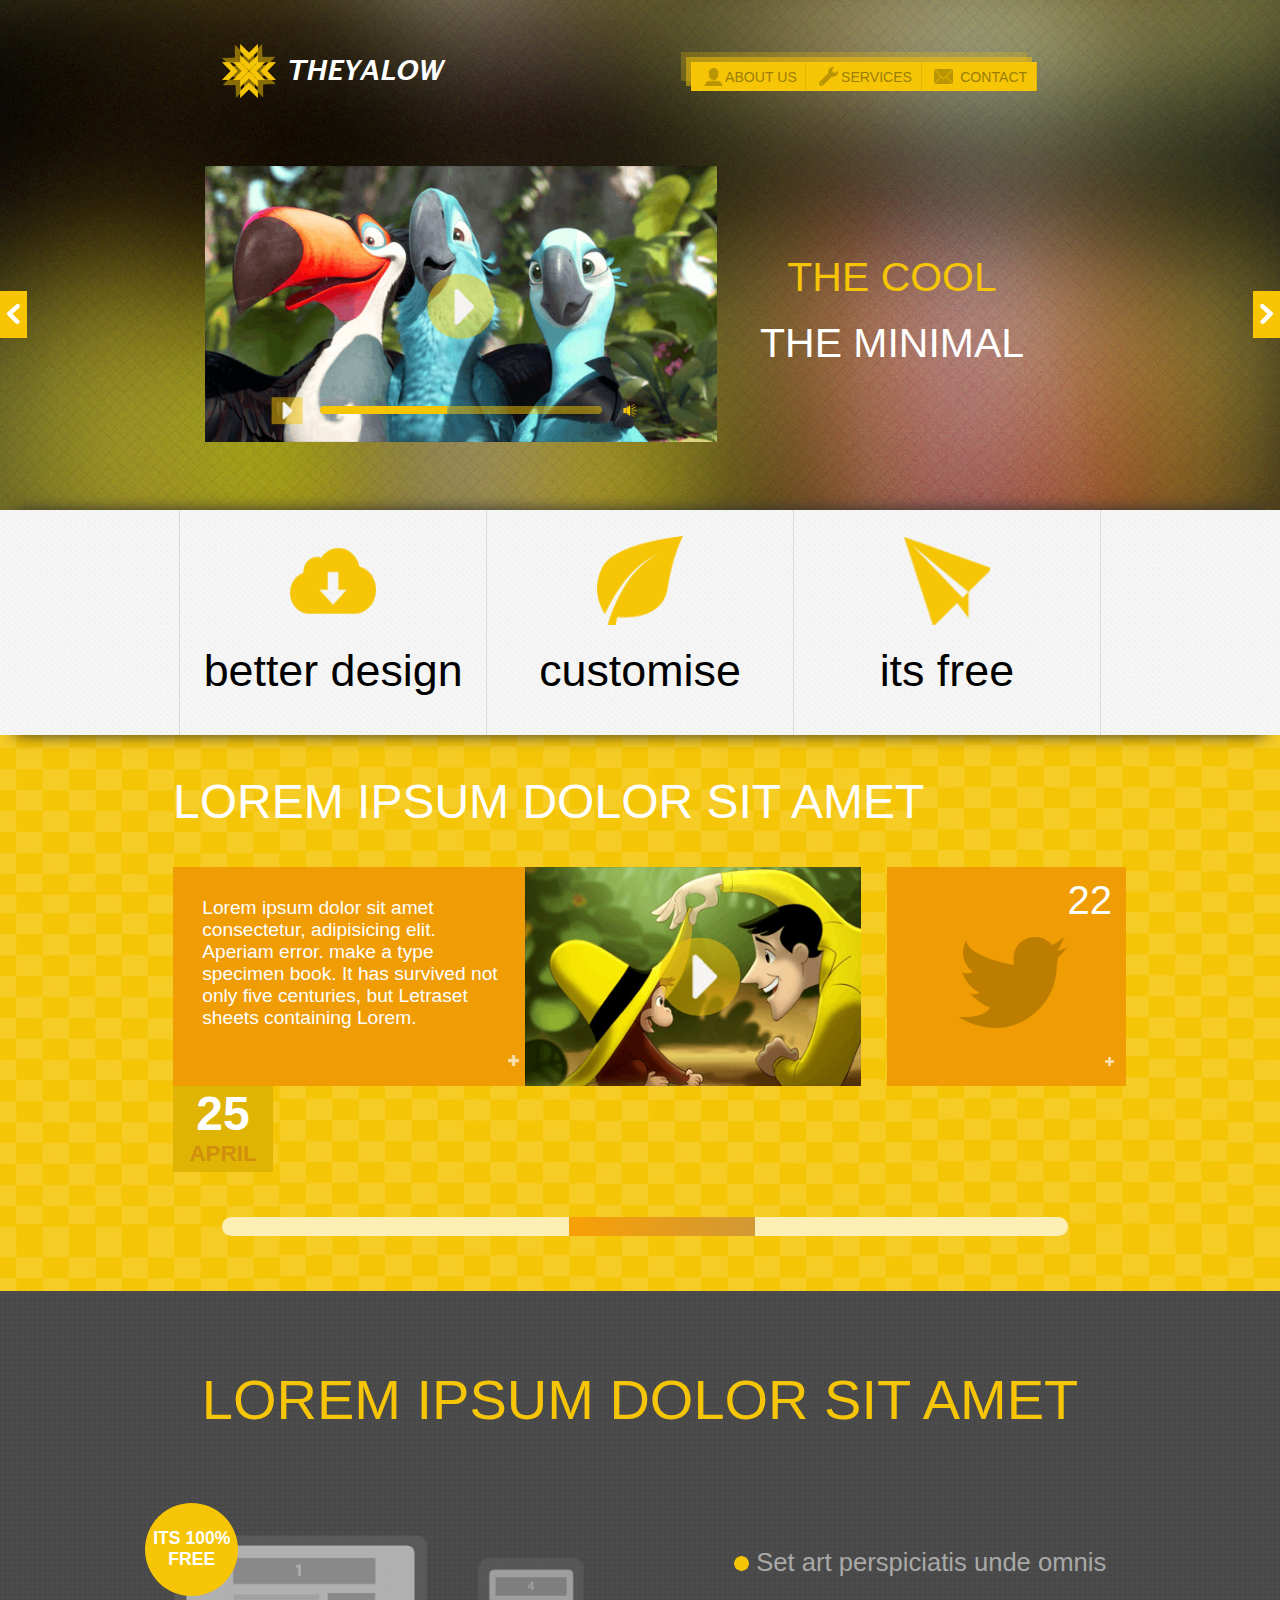
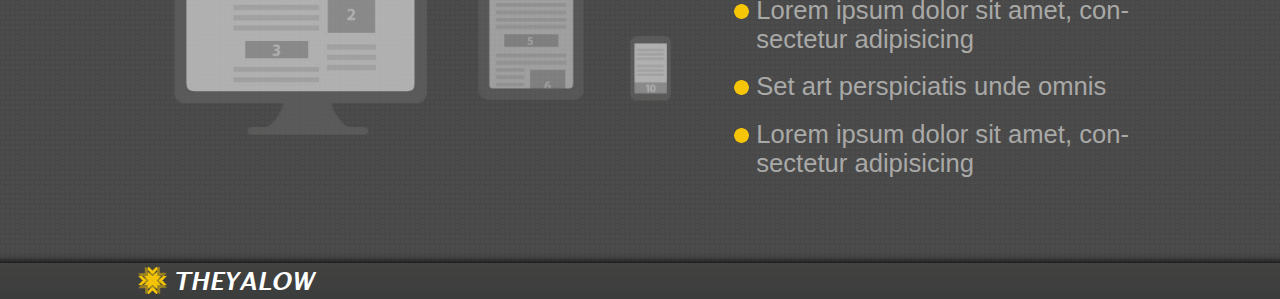
<file: theyalow/index.html>
<!DOCTYPE html>
<html lang="en">
<head>
    <meta charset="UTF-8">
    <meta http-equiv="X-UA-Compatible" content="IE=edge">
    <meta name="viewport" content="width=device-width, initial-scale=1.0">
    <link rel="stylesheet" href="style.css">
    <title>THEYALOW</title>
</head>
<body>
    <header>
        <nav>
            <div class="logo">
                <div class="logoimage"></div>
                <span class="logotitle">THEYALOW</span>
            </div>
            <ul>
                <li><a>ABOUT US</a></li>
                <li><a>SERVICES</a></li>
                <li><a>CONTACT</a></li>
            </ul>
        </nav>

        <div class="videowrapper">
            <div class="arrow leftslider">
                <img src="assets/icons/leftslider.png" alt="">
            </div>
            <div class="arrow rightslider">
                <img src="assets/icons/rightslider.png" alt="">
            </div>
            <div class="divide">
                <div class="video">
                    <img class="birds" src="assets/img/birds.png" alt="">
                    <div class="play">
                        <img src="assets/icons/playicon.png" alt="">
                    </div>
                    <div class="videocontrol">
                        <div class="controltools">
                            <div class="playcontroller"><img  src="assets/icons/playicon.png" alt=""></div>
                            <div class="time"></div>
                            <div class="sound"><img  src="assets/icons/sound.png" alt=""></div>
                        </div>
                    </div>
                </div>
                <div class="cool">
                    <p>The Cool</p>
                    <p>The minimal</p>
                </div>
            </div>
        </div>
    </header>
    <main>
        <section class="menuwrapper"></div>
            <div class="menu">
                <div class="menuitems">
                    <div>
                        <img src="assets/img/cloud.png" alt="">
                        <p>better design</p>
                    </div>
                    <div>
                        <img src="assets/img/listok.png" alt="">
                        <p>customise</p>
                    </div>
                    <div>
                        <img src="assets/img/fly.png" alt="">
                        <p>its free</p>
                    </div>
                </div>
            </div>
        </section>

        <section class="monkewrapper">
            <h1>LOREM IPSUM DOLOR SIT AMET</h1>
            <div class="monke">
                <div class="text">
                    Lorem ipsum dolor sit amet consectetur, adipisicing elit. Aperiam error.
                    make a type specimen book. It has survived not only five centuries, but
                    Letraset sheets containing Lorem.
                    <img class="plus" src="assets/icons/plus.png" alt=""> 
                </div>
                <div class="monkepic">
                    <img class="monkepic" src="assets/img/monke.png" alt="">
                    <div class="play monkeplay">
                        <img src="assets/icons/playicon.png" alt="">
                    </div>
                </div>
                <div class="tweet">
                    <div class="twtwo">22</div>
                    <div class="twitter">
                        <img class="twitbird" src="assets/img/twitter.png" alt="">
                    </div>
                    <img class="plus" src="assets/icons/plus.png" alt=""> 
                    <div class="post">
                        <ul class="posts">
                            <li class="imessage">
                                <p class="from-them firstmessage">Daily Mobile Ui Design Inspiration #1 <br> via @cssauthor</p>             
                            </li>
                            <li class="imessage">
                                <p class="from-them">Daily Mobile Ui Design Inspiration #1 <br> via @cssauthor</p>             
                            </li>
                            <li class="imessage">
                                <p class="from-them">Daily Mobile Ui Design Inspiration #1 <br> via @cssauthor</p>             
                            </li>
                        </ul>
                        <form action="#">
                            <input type="message">
                            <button type="submit">Tweet</button>
                        </form>
                    </div>
                </div>
                <div class="calendar">
                    <p>25</p>
                    <p>april</p>
                </div>
                <div class="slider"></div>
            </div>

        </section>

        <section class="devices">
            <h1>Lorem Ipsum Dolor Sit Amet</h1>
            <div class="devicepics">
                <div class="pc">
                    <div class="freecircle">Its 100% Free</div>
                </div>
                <div class="pad"></div>
                <div class="phone"></div>
                <ul class="devicelist">
                    <li>Set art perspiciatis unde omnis</li>
                    <li>Lorem ipsum dolor sit amet, con-<br>sectetur adipisicing</li>
                    <li>Set art perspiciatis unde omnis</li>
                    <li>Lorem ipsum dolor sit amet, con-<br>sectetur adipisicing</li>
                </ul>
            </div> 

        </section>
    </main>  
    <footer>
        <div class="footerlogo">
            <div class="logoimage"></div>
            <span class="logotitle">THEYALOW</span>
        </div>
    </footer>
</body>
</html>
</file>
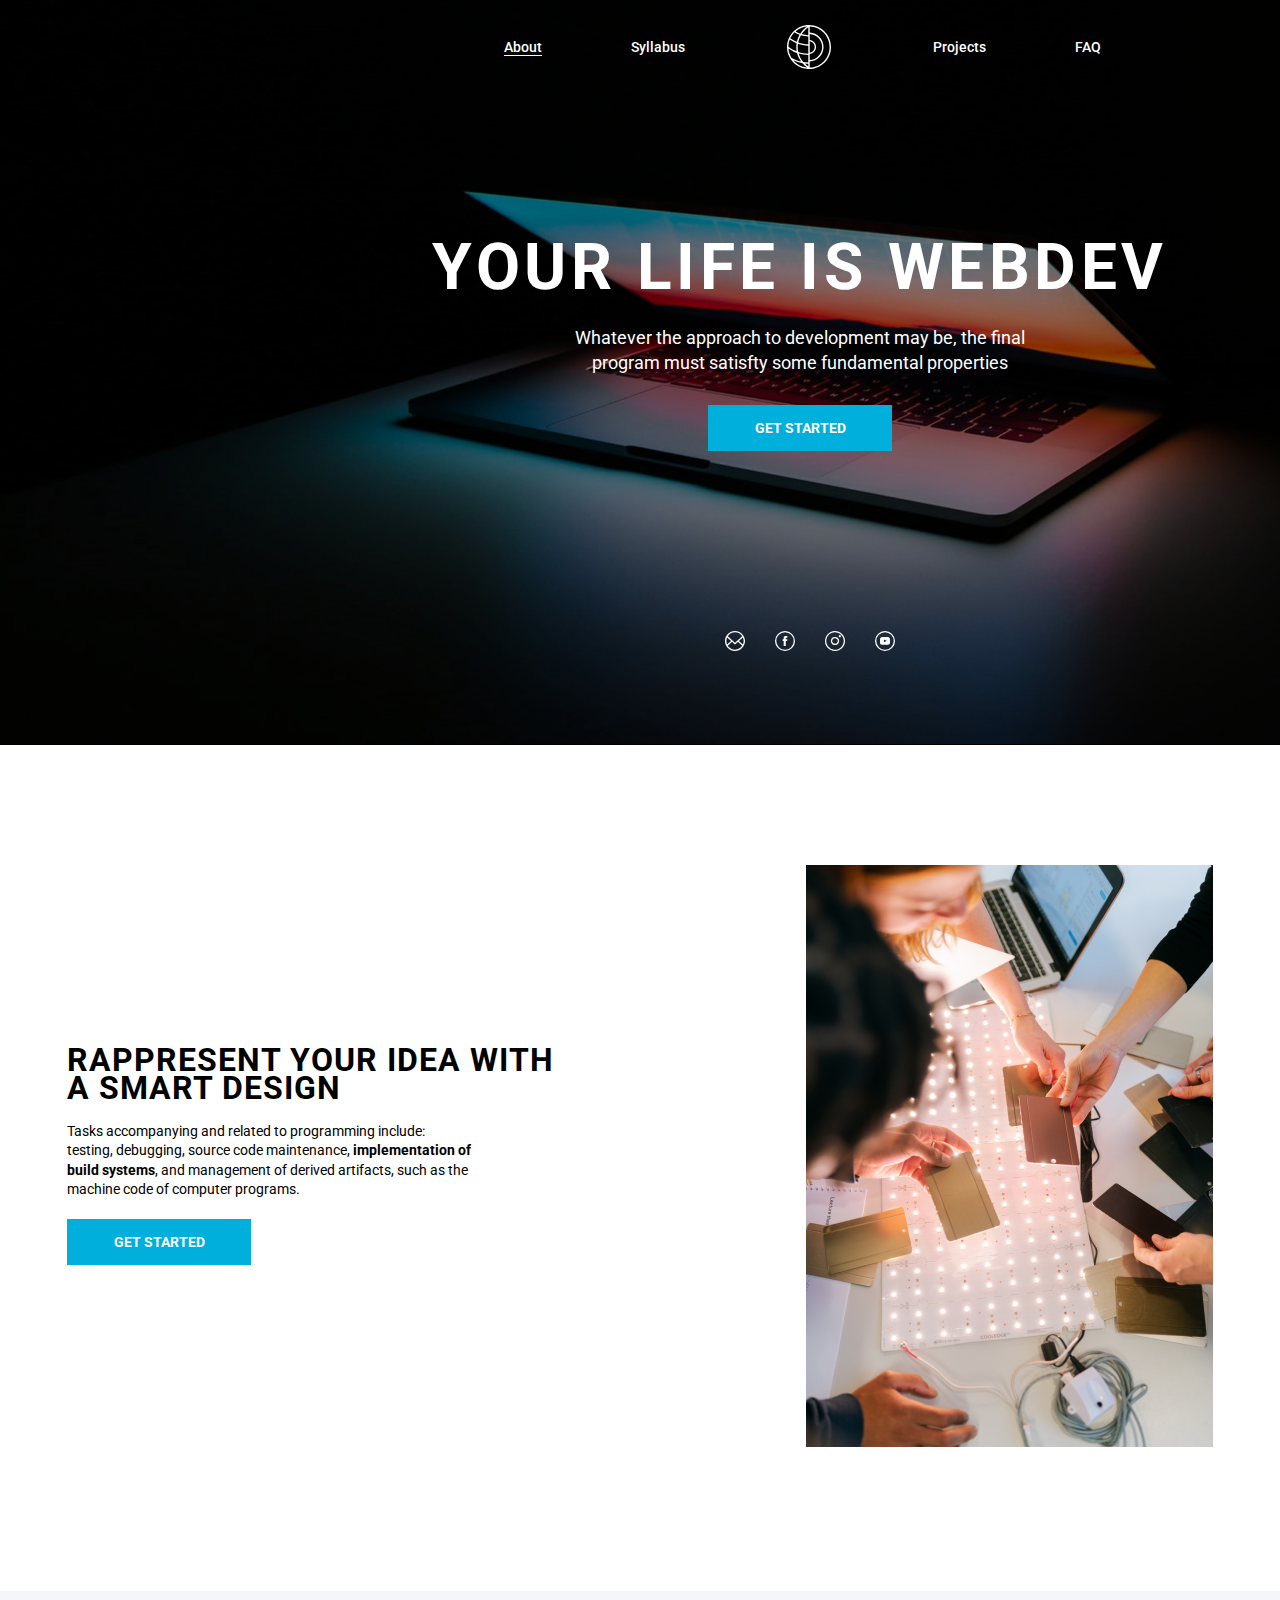
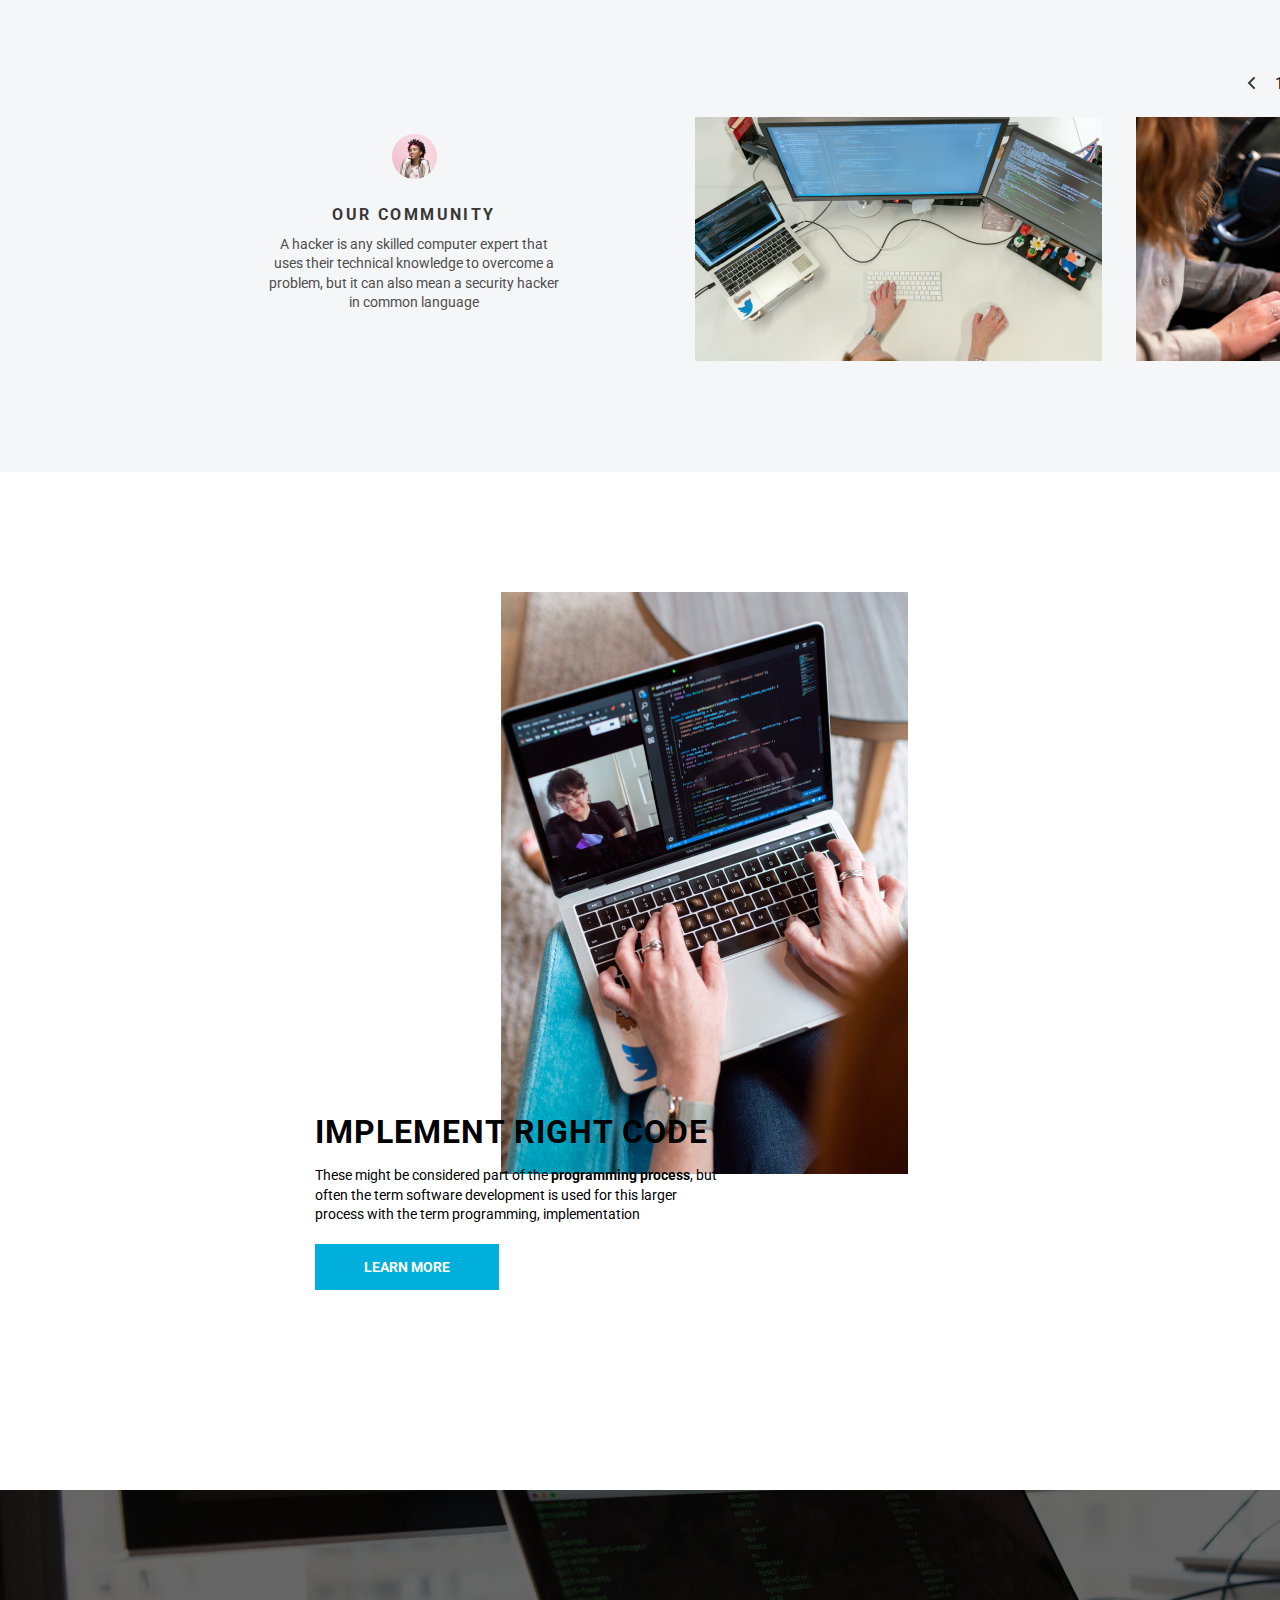
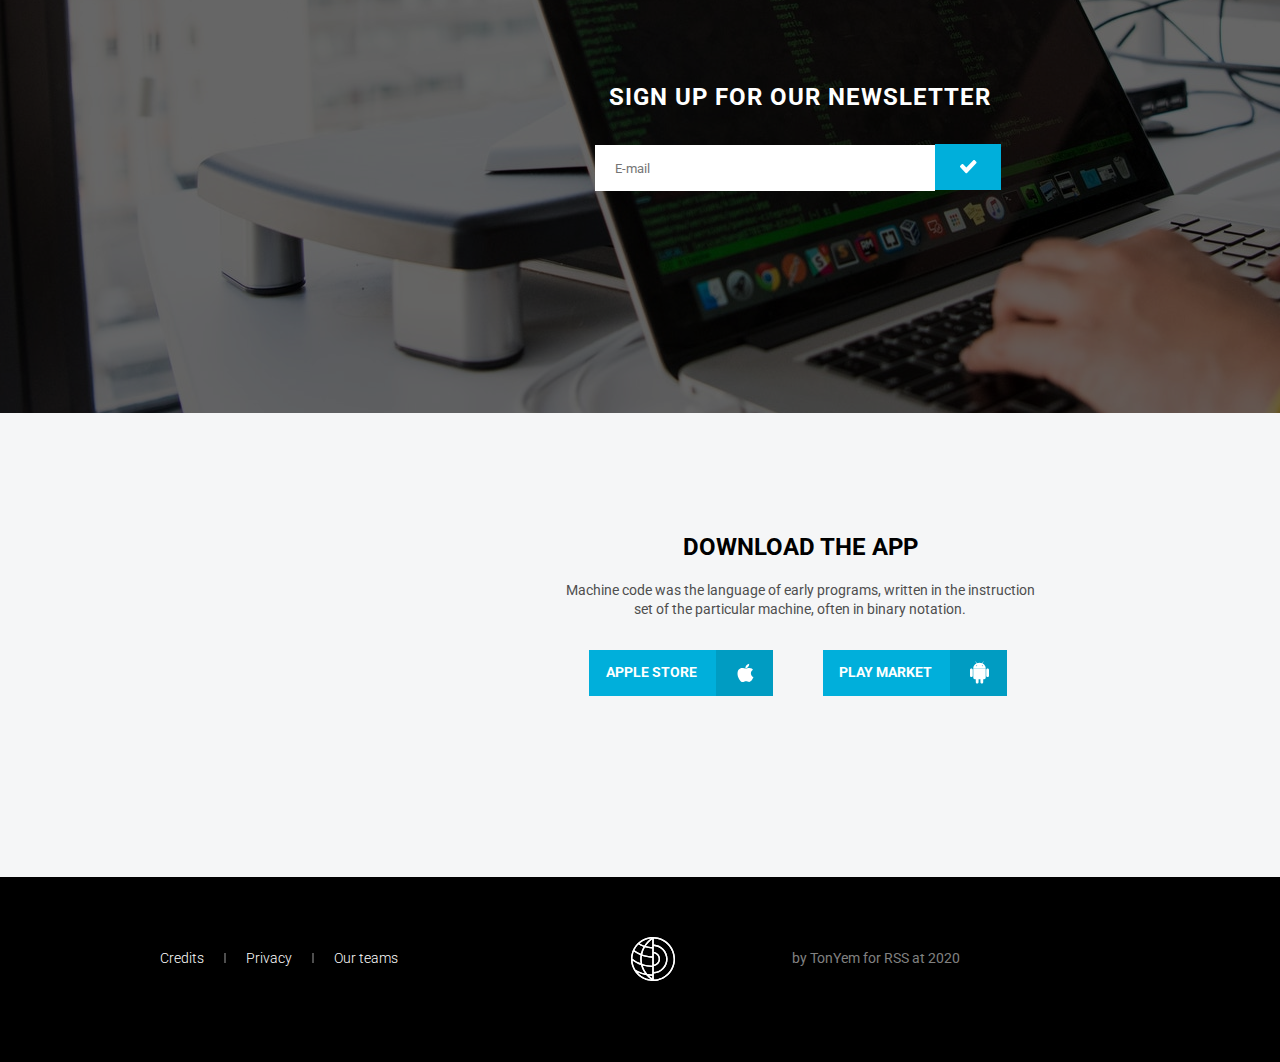
<file: webdev/index.html>
<!DOCTYPE html>
<html lang="en">
<head>
    <meta charset="UTF-8">
    <meta http-equiv="X-UA-Compatible" content="IE=edge">
    <meta name="viewport" content="width=device-width, initial-scale=1.0">
    <link rel="preconnect" href="https://fonts.googleapis.com">
    <link rel="preconnect" href="https://fonts.gstatic.com" crossorigin>
    <link href="https://fonts.googleapis.com/css2?family=Roboto:wght@100;300;400&display=swap" rel="stylesheet">
    <link rel="Stylesheet" href="style.css">
    <title>WebDev</title>
</head>
<body>
    <div class="content">
        <header>
            <div class="background">
                <nav>
                    <ul>
                        <li class="menu">
                            <a href="">About</a>
                        </li>
                        <li class="menu">
                            <a href="">Syllabus</a>
                        </li>
                        <li>
                            <a href="">
                                <img src = "assets/icons/logo.svg" alt="Logo"/>
                            </a>
                        </li>
                        <li class="menu">
                            <a href="">Projects</a>
                        </li>
                        <li class="menu">
                            <a href="">FAQ</a>
                        </li>
                    </ul>
                </nav>
                <div class="HeaderText">
                    <h1>YOUR LIFE IS WEBDEV</h1>
                    <p>Whatever the approach to development may be, the final<br>program must satisfty some fundamental properties</p>
                    <button>GET STARTED</button>
                </div> 
                <div class="media">
                    <ul>
                        <li><img src = "assets/icons/mail_fff.svg" alt="Logo"/></li>
                        <li><img src = "assets/icons/facebook_fff.svg" alt="Logo"/></li>
                        <li><img src = "assets/icons/insta_fff.svg" alt="Logo"/></li>
                        <li><img src = "assets/icons/telegram_fff.svg" alt="Logo"/></li>
                    </ul>
                </div>
            </div>
        </header>
        <main>

            <section class="design">
                <div class="designText">
                    <h1>Rappresent your idea with<br>a smart Design</h1>
                    <p>
                        Tasks accompanying and related to programming include:<br>
                        testing, debugging, source code maintenance, <b>implementation of<br>
                        build systems</b>, and management of derived artifacts, such as the<br>
                        machine code of computer programs. 
                    </p>
                    <br>
                    <button>GET STARTED</button>
                </div>
                <div class="image">
                    <img src="assets/img/content-image-1.png" alt="People">
                </div>
            </section>

            <section class="slider">
                <ul class="sliderNav">
                    <li><a href=""><img src="assets/icons/arrow-left.svg" alt="left arrow"></a></li>
                    <li class="page">1</li>
                    <li><img src="assets/icons/divider-icon.svg" alt="/"></li>
                    <li class="page">5</li>
                    <li><a href=""><img src="assets/icons/arrow-right.svg" alt=""></a></i>
                </ul>
                <div class="sliderText">
                    <p><img src="assets/img/userpic.png" alt="UserPic"></p>
                    <h1>OUR COMMUNITY</h1>
                    <p>
                        A hacker is any skilled computer expert that<br> 
                        uses their technical knowledge to overcome a<br> 
                        problem, but it can also mean a security hacker<br> 
                        in common language 
                    </p>
                    <br>
                </div>
                <ul class="sliderImages">
                    <li class="sliderImg">
                        <img src="assets/img/Rectangle 2-1.png" alt="PC">
                    </li>

                    <li class="sliderImg">
                        <img src="assets/img/Rectangle 2.png" alt="driving">
                    </li> 
                    <li class="sliderImg">
                        <img src="assets/img/rectangle 3.png" alt="driving">
                    </li> 
                </ul>
            </section>

            <section class="design reverse">
                <div class="image">
                    <img src="assets/img/content-image-2.png" alt="Laptop">
                </div>
                <div class="designText reverseText">
                    <h1>Implement right Code</h1>
                    <p>
                        These might be considered part of the <b>programming process</b>, but<br> 
                        often the term software development is used for this larger<br>
                        process with the term programming, implementation
                    </p>
                    <br>
                    <button>LEARN MORE</button>
                </div>
            </section>

            <section class="signUp">
                <h1>SIGN UP FOR OUR NEWSLETTER</h1>
                <form class="mailInput" action="#">
                    <input type="email" placeholder="E-mail"></span>
                    <button type="submit"></button>
                </form>
            </section>

            <section class="download">
                <h1>Download The app</h1>
                <p>
                    Machine code was the language of early programs, written in the instruction <br> 
                    set of the particular machine, often in binary notation.
                </p>
                <div class="downloadIcons">
                    <button>APPLE STORE<div class="icon apple"></div></button>
                    <button>PLAY MARKET<div class="icon android"></div></button>
                </div>
            </section>

        </main>
        <footer>
            <ul class="footerLinks">
                <li><a href="">Credits</a></li>
                <li></li>
                <li><a href="">Privacy</a></li>
                <li></li>
                <li><a href="">Our teams</a></li>
            </ul>
            <div class="footerLogo"><img src="assets/icons/logo.svg" alt=""></div>
            <div class="footerLogo"><img src="assets/icons/logo.svg" alt=""></div>
            <div class="footerLinks copy">by TonYem for RSS at 2020</div>

        </footer>
    </div>
    
</body>
</html>
</file>
<file: theyalow/style.css>
@font-face {
    font-family: 'Segoe UI Regular';
    src: url('assets/fonts/SegoeUI.woff')
}

@font-face {
    font-family: 'Lucida Sans Regular';
    src: url('assets/fonts/LSANSDI.woff')
}



*{
    margin: 0;
    padding:0;
}

header{
    background-image:url(assets/img/bg-header.png);
    background-repeat: no-repeat;
    background-size: cover;
}

li{
    list-style: none;
}

nav{
    display: flex;
    height: 10%;
}

nav ul{
    display: flex;
    width: 100%;
    font-family: 'Segoe UI', Tahoma, Geneva, Verdana, sans-serif;

}

nav li{
    display: flex;
    align-items: center;
    justify-content: flex-end;
    text-align: center;
    background-color: #F5C506;
    color: #9B7D08;
    flex:1;
    padding-top: 2%;
    padding-bottom: 2%;
    border-right: 1px solid RGBA(0,0,0,0.08);
    font-size: 3.3vw;
    text-align: right;
    padding-right: 2.5%;
    background-repeat: no-repeat;
    background-size: 17%;
    background-position: 13% 49%;
}

nav li:hover{
    color: #9B7D08;
}

nav li:first-child{
    background-image: url(assets/icons/about.png);  
}

nav li:nth-child(2){
    background-image: url(assets/icons/setting.png);  
}

nav li:nth-child(3){
    background-image: url(assets/icons/mail.png);  
}


.logo{
    display: flex;
    justify-content: center;
    background: linear-gradient(0deg, rgba(59,61,61,1) 0%, rgba(66,66,63,1) 100%);
    align-items: center;
    padding: 0% 5%;
    color: white;
    font-size: 2.1vw;
    font-style: italic;
    font-family: 'Lucida Sans', 'Lucida Sans Regular', 'Lucida Grande', 'Lucida Sans Unicode', Geneva, Verdana, sans-serif;
}

.logoimage{
    background-image: url(assets/img/logo1.png), url(assets/img/logo2.png);
    background-repeat: no-repeat;
    background-position: center;
    background-size: 100%;
    width: 21%;
    height: 0;
    margin-right: 4%;
    cursor: pointer;
    padding: 24%;
}

.logoimg img{
    margin-right: 2%;
    width: 40%;
}

.divide{
    position: relative;
    justify-content: space-between;
}

.cool{
    display: none;
    position: absolute;
    top: 25%;
    right: 20%;
    color: #f5c506;
    text-transform: uppercase;
    font-size: 3.2vw;
    font-family: sans-serif;
    line-height: 50px;
    text-align: center;
}

.cool p:nth-child(2){
    color: white;
}

.cool p {
    margin-bottom: 6%;
}

.video{
    position: relative;
    text-align: center;
}

.arrow{
    display: none;
    position: absolute;
    background: #f8c404;
    padding: 0.8% 0.5%;
    padding-top: 1.03%;
    top: 57%;
    z-index: 1;
}

.arrow:hover{
    background: #d69509;
    cursor: pointer;
}

.leftslider{ 
    left: 0;
}

.rightslider{
    right: 0;
}

.birds{
    width: 100%;

}

.play{
    position: absolute;
    border-radius: 180px;
    background-color:rgba(245, 197, 6, 0.5);
    display: flex;
    justify-content: center;
    align-items: center;
    width: 13%;
    height: 23%;
    top: 50%;
    right: 50%;
    transform: translate(50%, -50%);
}

.play:hover{
    background: rgba(245, 197, 6, 1);
    cursor: pointer;
}

.play img{
    margin-left: 11%;
    width: 31%;
} 

.videocontrol{
    position: absolute;
    bottom: 10%;
    width: 100%;
}

.controltools{
    position: relative;
}

.playcontroller{
    display: inline-block;
    position: absolute;
    top: 57%;
    left: 10%;
    width: 1.4%;
    background: rgba(245, 197, 6, 0.5);
    padding-top: 1%;
    padding-bottom: 0.2%;
    padding-right: 2.5%;
    padding-left: 2.2%;
    transform: translate(50%, -50%);
}

.playcontroller:hover{
    cursor: pointer;
    background: rgba(245, 197, 6, 1);
}

.playcontroller img{
    width: 140%;
}

.time{
    display: inline-block;
    width: 55%;
    height: 0.5rem;
    background: linear-gradient(90deg, rgba(245, 197, 6, 1) 45%, rgba(245, 197, 6, 0.5) 45%);
    border-radius: 180px;
}

.time:hover{
    cursor: pointer;
    filter: saturate(5);
}

.sound{
    display: inline-block;
    position: absolute;
    top: 62%;
    width: 2.5%;
    margin-left: 3%;
    transform: translate(50%, -50%);
}

.sound img{
    width: 100%;
}

.sound img:hover{
    cursor: pointer;
    filter: sepia(100%)
}

.menuwrapper{
    position: relative;
    background-image: url('assets/img/white-bg.png');
	background-size: cover;
    background-repeat: no-repeat;
    height: 160%;
    z-index: 2;
    margin-top: -8px;
    padding-top: 3%;
    box-shadow: 0px 3px 0.5px rgba(0, 0, 0, 0.05);

}


.menuitems {
    display: flex;
    flex-direction: row;
    flex-shrink: 0;
    font-size: 3.5vw;
    font-family: 'Segoe UI', Tahoma, Geneva, Verdana, sans-serif;
    font-weight: lighter;
}

.menuitems div {
    display: flex;
    flex-direction: column;
    justify-content: space-between;
    align-items: center;
    position: relative;
    width: 100%;
    height: 100%;
    padding-top: 2vw;
    padding-bottom: 4.3%;
}

.menuitems div:hover{
    cursor: pointer;
    filter: opacity(50%); 
}

.menuitems div img{
    max-width: 43%;
    margin-bottom: 1.5vw;
}

.menuitems div svg{
    max-width: 43%;
    margin-bottom: 1.5vw;
}

.monkewrapper h1{
    display: none;
    color: white;
    font-size: 3em;
    margin-left: 2%;
    margin-bottom: 3%;
}

.monke{
    position: relative;
    display: flex;
    flex-wrap: wrap;
    margin-top: 4%;
}

.monkepic{
    position: relative;
    flex: 1 1 0px;
    width: 100%;
    text-align: center;
    display: block;
    margin-right: 2%;
    
}

.text{
    position: relative;
    flex: 1 1 0px;
    flex-grow: 1;
    padding: 3%;
    background-color: #f09c04;
    margin-right: 1.5%;
    margin-left: 2%;
    color: white;
    font-size: 2.9vw;
    font-family: 'Segoe UI', Tahoma, Geneva, Verdana, sans-serif;
    font-weight: lighter;
}

.plus{
    position: absolute;
    width: 3%;
    bottom: 9%;
    right: 5%;
}

.plus:hover{
    cursor: pointer;
    filter: brightness(0.8);
}

.tweet .plus{
    display: none;
    width: 4%;
}

.monkeplay{
    width: 24%;
    height: 36%;
}

.tweet{
    background-color: #f5c507;
    display: flex;
    justify-content: space-around;
    width: 100%;
    margin-top: 2%;
    padding-right: 3%;
    position: relative;
}

.twtwo{
    position: absolute;
    top: 5%;
    right: 6%;
    font-size: 2.5rem;
    color: white;
    display: none;
    font-family: 'Segoe UI', Tahoma, Geneva, Verdana, sans-serif;
    font-weight: lighter;
}

.twitter{
    position: relative;
    flex: 1 1 0px;
    margin-left: 11%;
    margin-top: 9%;
}

.twitbird{
    width: 76%;
    margin-bottom: 14%;
}

.post{
    margin-top: 3%;
    flex: 1 1 0px;
}

.imessage {
    border-radius: 0.25rem;
    display: flex;
    flex-direction: column;
    font-size: 2.4vw;
    max-width: 600px;
    padding: 0.3rem 0.2rem;
  }
  
  .imessage p {
    border-radius: 0.55rem;
    line-height: 1.25;
    max-width: 100%;
    padding: 0.4rem .6rem;
    position: relative;
    word-wrap: break-word;
  }
  
  .imessage p::before,
  .imessage p::after {
    bottom: -0.1rem;
    content: "";
    height: 1rem;
    position: absolute;
  }
  
  p.from-them {
    align-items: flex-start;
    background: RGBA(255,255,255,0.7);
    color: #000;
  }
  
  p.from-them:before {
    border-bottom-right-radius: 0.8rem 0.7rem;
    border-left: 1rem solid #fceeb5;
    left: -0.35rem;
    transform: translate(0, -0.1rem);
  }
  
  p.from-them::after {
    background-color: #f5c507;
    border-bottom-right-radius: 0.5rem;
    left: 20px;
    transform: translate(-30px, -2px);
    width: 10px;
  }

 li .firstmessage{
     background: white;
 }

 li .firstmessage::before{
    border-left: 1rem solid white;
}

form{
    margin-top: 3%;
    display: inline-block;
    vertical-align: top;
    position: relative;
}

form input{
    outline: none;
    border: 1px solid #d0a806;
    padding: 5px 3px 5px 30px;
    margin: 1px 0px;
    display: block;
    width: 37vw;
    height: 2.9vw;
    background: #fff;
    border-radius: 12px;
    box-shadow: inset 1px 1px 3px 0px rgb(0 0 0 / 27%);
    margin-bottom: 5%
}

form button{
    position: absolute;
    top: 1px;
    right: 0px;
    outline: none;
    border: none;
    display: inline-block;
    background: #d08f0c;
    background: linear-gradient(to bottom, #eaa927 0%, #d08f0c 100%);
    color: #fff;
    padding: 0px 3px 0px 0px;
    width: 12vw;
    height: 65%;
    font-size: 2.6vw;
    border-radius: 0px 10px 10px 0px;
    cursor: pointer;
}

.calendar{
    position: absolute;
    background:#e0b404;
    width: 100px;
    top: 100%;
    left: 2%;
    text-align: center;
    display: none;
    font-family: 'Segoe UI', Tahoma, Geneva, Verdana, sans-serif;
}

.calendar p:first-child{
    font-size: 3rem;
    color: white;
    font-weight: bold;
}

.calendar p:nth-child(2){
    font-size: 1.4rem;
    color:#d08f0c;
    text-transform: uppercase;
    margin-bottom: 5px;
    font-weight: bold;
}

.slider{
    display: none;
    position: absolute;
    width: 87%;
    height: 1.5vw;
    background: black;
    border-radius: 180px;
    top:160%;
    right: 6%;
    background: rgb(252,238,181);
    background: linear-gradient(90deg, rgba(252,238,181,1) 41%, rgba(249,160,5,1) 41%, rgba(209,152,54,1) 63%, rgba(252,238,181,1) 63%);
}

.slider:hover{
    cursor: pointer;
    filter: saturate(3)
}


.devices{
    background: #474747;
    text-align: center;
    padding-top: 6%;
    font-family: 'Segoe UI', Tahoma, Geneva, Verdana, sans-serif;
}

.devices h1{
    text-transform: uppercase;
    color: #F5C506;
    font-size: 5vw;
    font-family: 'Segoe UI', Tahoma, Geneva, Verdana, sans-serif;
    font-weight: lighter;
}


.devicepics{
    display: flex;
    flex-wrap: nowrap;
    align-items: flex-end;
    justify-content: space-evenly;
    margin-top: 8%;
    padding-bottom: 10%;
}


.pc{
    position: relative;
    background-image: url('assets/img/laptop.png');
    background-size: contain;
    background-repeat: no-repeat;
    width: 44%;
    height: 0;
    padding-top: 34%;
}

.pad{
    background-image: url('assets/img/pad.png');
    background-size: contain;
    background-repeat: no-repeat;
    width: 18%;
    height: 0;
    padding-top: 30%;
}

.phone{
    background-image: url('assets/img/phone.png');
    background-size: contain;
    background-repeat: no-repeat;
    width: 7%;
    height: 0;
    padding-top: 17%;
}

.freecircle{
    position: absolute;
    display: flex;
    text-transform: uppercase;
    width: 34%;
    height: 44%;
    padding: 1%;
    color: white;
    font-size: 2vw;
    font-weight: bold;
    border-radius: 50%;
    background-color: #F5C506;
    top: -16%;
    left: -11%;
    justify-content: center;
    align-items: center;
}

.devices ul{
    display: none;

}

footer{
    background: linear-gradient(0deg, rgba(59,61,61,1) 0%, rgba(66,66,63,1) 100%);
    box-shadow: 0px 14px 8px 15px #000000;
}
.footerlogo{
    display: flex;
    justify-content: flex-start;
    align-items: center;
    width: 62%;
    font-size: 2.5vw;  
    padding: 1%;
    margin-left: 10%;
    color: white;
    font-family: 'Lucida Sans', 'Lucida Sans Regular', 'Lucida Grande', 'Lucida Sans Unicode', Geneva, Verdana, sans-serif;
}

.footerlogo .logoimage{
    width: 2%;
    padding: 2%;
    background-size: 72%;
    margin-right: 0;
    
}


@media (min-width: 1020px) {
    header{
        position: relative;
    }

    nav{
        display: block;
        position: relative;
    }

    .logo{
        background: none;
        width: 20%;
        margin-bottom: 5%;
        margin-left: 11%;
        padding-top: 3%;
    }

    .divide{
        display: flex;
    }

    .logo img{
        width: 20%;
    }

    .logoimage{
        padding: 0;
        padding-top: 25%;
    }

    nav ul{
        width: 27%;
        height: 28%;
        position: absolute;
        top: 61%;
        right: 19%;
        box-shadow: -5px -5px 0 rgb(245 197 6 / 50%), -10px -10px 0 rgb(245 197 6 / 25%);
    }

    nav ul li {
        font-size: 1.1vw;
        width: 18%;

    }
    nav ul li:hover {
        color: white;
        cursor: pointer;
    }

    .video{
        width: 40%;
        left: 16%;
        margin-bottom: 5%;
    }

    .cool{
        display: block;
    }

    .menuwrapper{
        display: flex;
        justify-content: space-around;
        margin-top: 0;
        padding-top: 0;    
        box-shadow: 0 15px 15px -15px #333, 0 -15px 15px -15px #333;
    }

    .menu{
        width: 72%;
    }

    .menuitems div{
        border-left: 1px solid rgba(0,0,0,0.1);
    }

    .menuitems div:last-child{
        border-right: 1px solid rgba(0,0,0,0.1)
    }

    .menuitems div img {
        width: 28%;
    }

    .monkewrapper{
        background: url('assets/img/yellowbg.png');
        padding: 3% 12%;
        padding-bottom: 16%;
    }

    .monkewrapper h1{
        display: block;
        font-family: 'Segoe UI', Tahoma, Geneva, Verdana, sans-serif;
        font-weight: lighter;
    }

    .post{
        display: none;
    }

    .twitter{
        display: flex;
    }

    .tweet{
        width: auto;
        margin-top: 0px;
        background:#f09c04;
        justify-content: center;
        align-items: center;
        padding: 5% 6%;
        flex: 0.4 1 0px;
    }

    .twitbird{
        width: 100%;
        margin-bottom: 0px;     
    }

    .text{
        font-size: 1.5vw;
    }

    .monkepic{
        margin-left: -2%;
        flex: 1.1 1 0px;
    }

    .twtwo{
        display: block;
    }

    .calendar{
        display: block;
        margin-bottom: 10%;
    }

    .slider{
        display: block;
    }

    .devices{
        background: url('assets/img/devicesbg.png');
    }

    .devices ul{
        display: block;
    }

    .devicepics{
        width: 46%;
        margin-left: 10%;
        position: relative;
    }

    .freecircle{
        font-size: 1.1em;
    }

    .tweet .plus{
        display: block;
    }

    .arrow{
        display: block;
    }
    
    .devicelist{
        position: absolute;
        display: inline-block;
        top: 4%;
        right: -70%;
        text-align: left;
    }

    .devicelist li{
        list-style-image: url('assets/img/list.png');
        font-size: 2vw;
        color: #a9a9a7;
        margin-bottom: 5%;
    }

    .devices h1{
        font-size: 3.5em;
    }


    .footerlogo{
        width: 53%;
        font-size: 1.5em;
        padding: 0.3%;
    }
}

@media (max-width: 666px) {
    form button{
        height: 67.5%;
    }
    
}
</file>
<file: webdev/style.css>
*{
    margin: 0px;
    padding: 0px;
    font-family: 'Roboto', sans-serif;
}

body{
    background-color: black;
}

a{
    text-decoration: none;
    color: white;
}

button{
    width: 184px;
    height: 46px;
    background: #00AFDB;
    border-radius: 0px;
    color: white;
    border-style: solid;
    border: 0;
    font-size: 14px;
    font-weight: 700;
}

button:hover{
    background: #009CC2;
}

.content{
    max-width: 1600px;
    margin: auto;
}

.background{
    position: relative;
    display: inline-block;
    background-image: url("assets/img/bg-image.png");
    background-repeat: no-repeat;
    height: 745px;
}

li{
    list-style: none;
}

nav li:first-child{
    border-bottom: 1px solid white;
}

nav li:nth-child(2),
nav li:nth-child(3)
{
    margin-right: 98px;
}

nav{
    position: relative;
    top: 25px;
    color: white;
    text-align: center;
    width: 1600px;
    height: 50px;
    padding-left: 45px;
}

nav li{
    display: inline-block;
    margin-right: 85px;
    font-size: 14px;
    font-weight: 500;
}


.menu{
    position: relative;
    bottom: 18px;
}

.HeaderText{
    position: relative;
    top: 180px;;
    text-align: center;
    color: white;
    width: 1600px;
}

.HeaderText h1{
    font-size: 64px;
    font-weight: 700;
    margin-bottom: 20px;
    letter-spacing: 4.5px;
    font-weight: bold;
}

.HeaderText p{
    font-size: 18px;
    font-weight: 400;
    line-height: 25.2px;
    margin-bottom: 30px;
}

.media{
    position: relative;
    text-align: center;
    top: 360px;
}

.media li{
    display: inline-block;
    margin-right: 26px;
}

main{
    background: white;
}

.design{
    text-align: center;
}

.designText{
    position: relative;
    display: inline-block;
    text-align: left;
    bottom: 200px;
    margin-right: 248px;
}

.designText h1{
    margin-bottom: 20px;
    font-weight: bold;
    line-height: 28px;
    letter-spacing: 1px;
    text-transform: uppercase;
}

.designText p{
    font-size: 14px;
    line-height: 140%;  
}

.image{
    margin-top: 120px;
    margin-bottom: 140px;
    display: inline-block;
}

footer{
    position: fixe;
    background: black;
    bottom: 0px;
    width: 1600px;
    height: 185px;
}

footer li{
    display: inline-block;
    margin-right: 17px;
}

footer li:nth-child(even){
    width: 0px;
    height: 8px;
    border: 1px solid #4E4E4E
}

.footerLinks{
    position: absolute;
    display: inline-block;
    color: white;
    font-size: 14px;
    margin-left: 160px;
    margin-top: 73px;
    font-weight:300;
}

.footerLogo{
    display: inline-block;
    position: absolute;
    left: 49.3%;
    margin-top: 60px;
}

.copy{
    color: #818181;
    right: 160px;
    margin-left: 0px;
    font-weight:normal ;    
    margin-right: 160px;
}

.slider{
    background: #F5F6F7;
    padding-top: 35px;
    padding-bottom: 140px;
    width: 1600px;
}

.sliderNav{
    position: relative;
    left: 1247px;
    top: 50px;
    width: 20%;  
}

.page{
    position: relative;
    bottom: 21px;
}

.sliderNav li{
    display: inline-block;
}


.sliderNav li:nth-child(1){
    padding-right: 15.34px;
}

.sliderNav li:nth-child(5){
    padding-left: 15.34px;
}

.sliderText{
    text-align: center;
    display: inline-block;
    margin-right: 132px;
    margin-left: 269px;
}

.slider img{
    margin-bottom: 20px;
}

.sliderText h1{
    font-weight: bold;
    font-size: 16px;
    line-height: 20px;
    letter-spacing: 2.4px;
    text-transform: uppercase;
    color: #373737;
    margin-bottom: 10px;
}

.sliderText p{
    color: #4E4E4E;
    font-size: 14px;
    line-height: 140%;
}

.sliderImages {
    top: 53px;
    position: relative;
    display: inline-block;
}

.sliderImg{
    display: inline-block;
}

.sliderImages li:nth-child(1),
.sliderImages li:nth-child(2){
    margin-right: 30px;
}

.reverse img{
    margin-right: 139px;
    margin-left: 268px;
}

.signUp{
    background-image: url("assets/img/content-image.png");
    background-repeat: no-repeat;
    width: 1600px;
    height: 523px;
    text-align: center;
}

.signUp h1{
    position: relative;
    top: 37%;
    color: white;
    font-weight: bold;
    font-size: 24px;
    letter-spacing: 1px;
    text-transform: uppercase;
}

.mailInput{
    position: relative;
    top: 40%;
}

.mailInput input{
    box-sizing: border-box;
    display: inline-block;
    width: 340px;
    height: 46px;
    border: none;
    padding-left: 20px;
    outline: none;
}

.mailInput button{
    display: inline-block;
    box-sizing: border-box;
    position: relative;
    top: 17.4px;
    right: 4px;
    width: 66px;
    height: 46px;
    background-image: url("assets/icons/check-icon.svg");
    background-repeat: no-repeat;
    background-position: center;
}

.download{
    box-sizing: border-box;
    padding-top: 120px;
    width: 1600px;
    height: 464px;
    background: #F5F6F7;
    text-align: center;
}

.download h1{
    font-weight: bold;
    font-size: 24px;
    text-transform: uppercase;
    margin-bottom: 20px;
}

.download p{
    font-size: 14px;
    line-height: 140%;
    color: #4E4E4E;
    margin-bottom: 30px;
}

.icon{
    position: relative;
    display: inline-block;
    width: 59px;
    height: 46px;
    right: 0;
    vertical-align: middle;
    background-repeat: no-repeat;
    background-position: 40px;
}

.downloadIcons{
    position: relative;
    left: 21px;
}

.apple{
    background-image: url("assets/icons/apple.svg");
}

.android{
    background-image: url("assets/icons/android.svg");
    background-position: 37px;
}

.download button{
    background-image:linear-gradient(to right, #00AFDB 69%, #009CC2 31%);
    margin-right: 46px;
}

.download button:hover{
    background:#009CC2;
}
</file>
